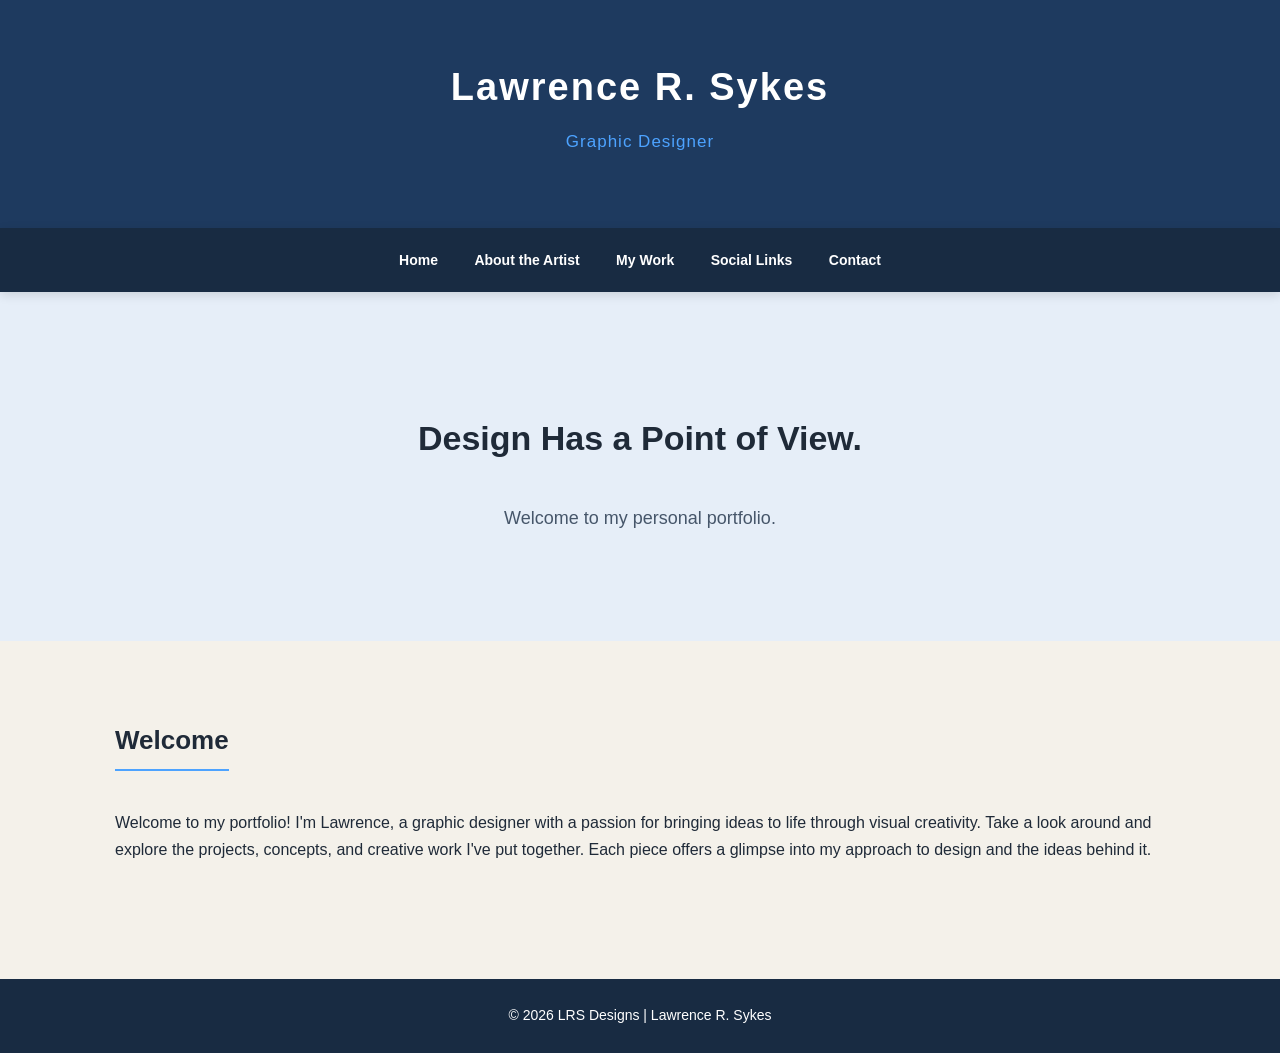
<file: index.html>
<!DOCTYPE html>
<html lang="en">
<head>
    <meta charset="UTF-8">
    <meta name="viewport" content="width=device-width, initial-scale=1.0">
    <title>LRS Designs | Lawrence R. Sykes</title>
    <link rel="stylesheet" href="styles.css">
</head>
<body>

<header>
    <h1>Lawrence R. Sykes</h1>
    <p>Graphic Designer</p>
</header>

<nav>
    <a href="index.html">Home</a>
    <a href="second_index.html">About the Artist</a>
    <a href="third_index.html">My Work</a>
    <a href="fourth_index.html">Social Links</a>
    <a href="fifth_index.html">Contact</a>
</nav>

<section class="hero">
    <h2>Design Has a Point of View.</h2>
    <p>Welcome to my personal portfolio.</p>
</section>

<section class="intro">
    <h2>Welcome</h2>
    <p>
        Welcome to my portfolio! I'm Lawrence, a graphic designer with a passion for bringing ideas to life through visual creativity. Take a look around and explore the projects, concepts, and creative work I've put together. Each piece offers a glimpse into my approach to design and the ideas behind it.
    </p>
</section>

<footer>
    <p>© 2026 LRS Designs | Lawrence R. Sykes</p>
</footer>

</body>
</html>
</file>
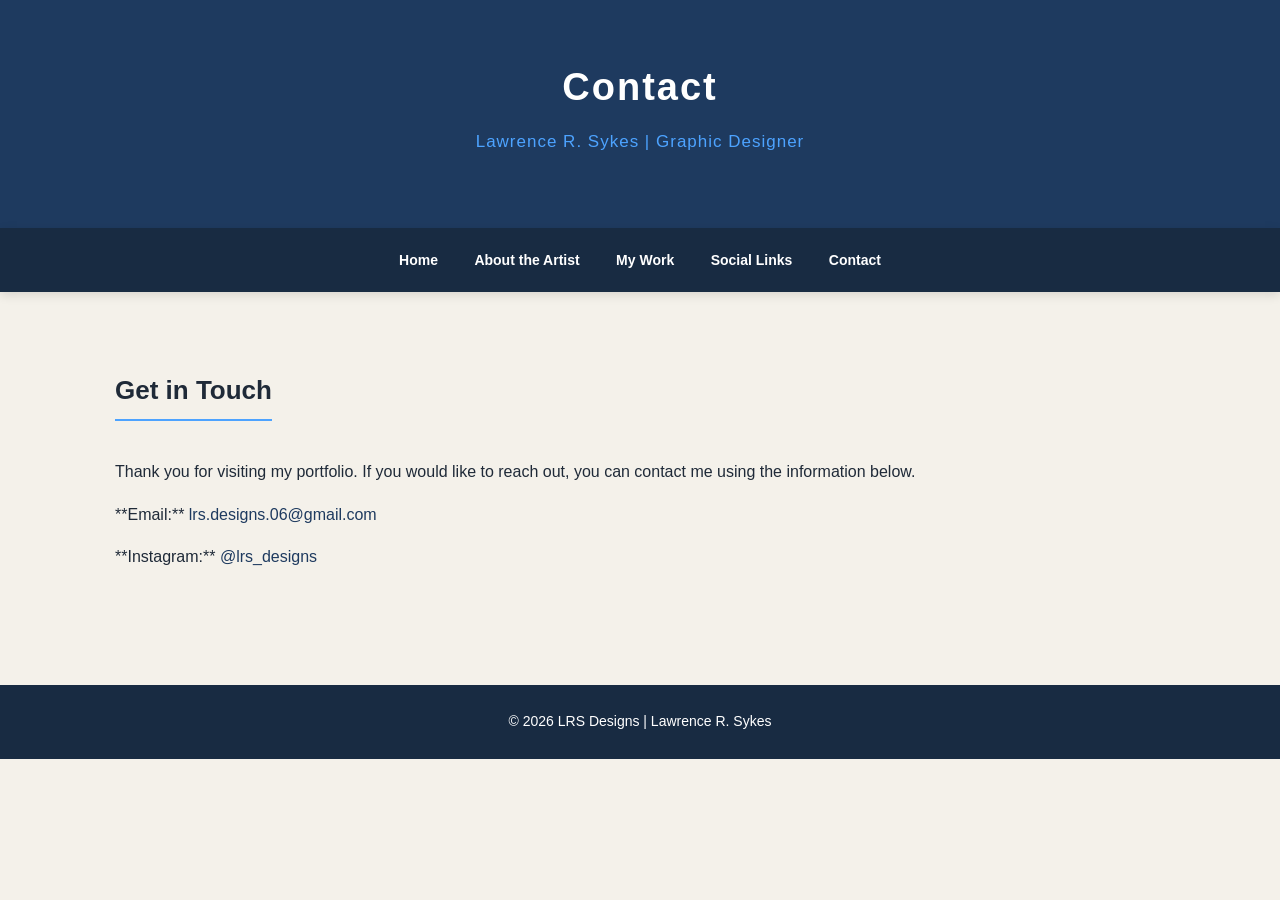
<file: fifth_index.html>
<!DOCTYPE html>
<html lang="en">
<head>
    <meta charset="UTF-8">
    <meta name="viewport" content="width=device-width, initial-scale=1.0">
    <title>Contact | LRS Designs</title>
    <link rel="stylesheet" href="styles.css">
</head>
<body>

<header>
    <h1>Contact</h1>
    <p>Lawrence R. Sykes | Graphic Designer</p>
</header>

<nav>
    <a href="index.html">Home</a>
    <a href="second_index.html">About the Artist</a>
    <a href="third_index.html">My Work</a>
    <a href="fourth_index.html">Social Links</a>
    <a href="fifth_index.html">Contact</a>
</nav>

<section class="contact">
    <h2>Get in Touch</h2>

    <p>
        Thank you for visiting my portfolio.
        If you would like to reach out, you can contact me
        using the information below.
    </p>

    <p>
        **Email:**
        <a href="mailto:lrs.designs.06@gmail.com">
            lrs.designs.06@gmail.com
        </a>
    </p>

    <p>
        **Instagram:**
        <a href="https://www.instagram.com/lrs_designs/"
           target="_blank" rel="noopener noreferrer">
            @lrs_designs
        </a>
    </p>

</section>

<footer>
    <p>© 2026 LRS Designs | Lawrence R. Sykes</p>
</footer>

</body>
</html>
</file>
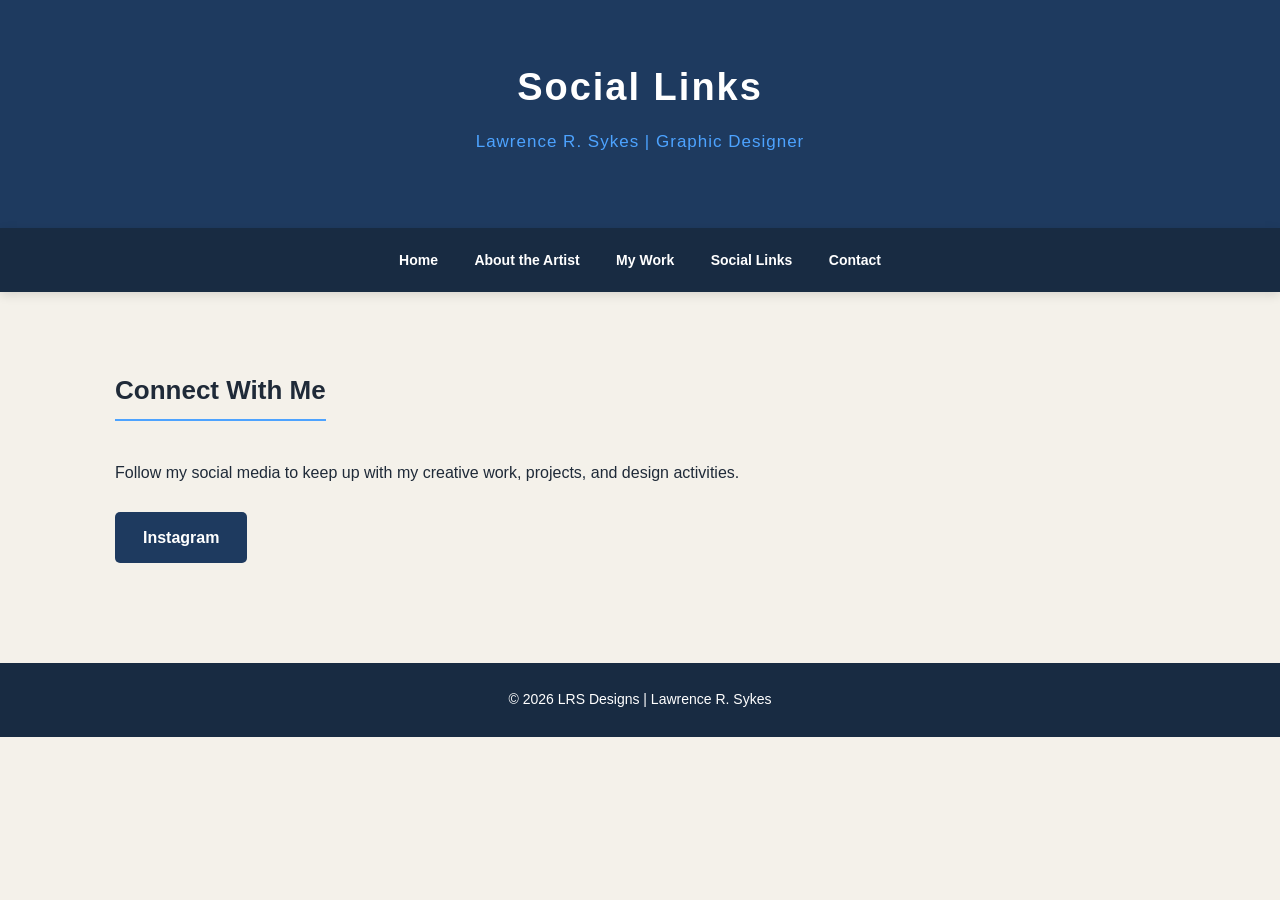
<file: fourth_index.html>
<!DOCTYPE html>
<html lang="en">
<head>
    <meta charset="UTF-8">
    <meta name="viewport" content="width=device-width, initial-scale=1.0">
    <title>Social Links | LRS Designs</title>
    <link rel="stylesheet" href="styles.css">
</head>
<body>

<header>
    <h1>Social Links</h1>
    <p>Lawrence R. Sykes | Graphic Designer</p>
</header>

<nav>
    <a href="index.html">Home</a>
    <a href="second_index.html">About the Artist</a>
    <a href="third_index.html">My Work</a>
    <a href="fourth_index.html">Social Links</a>
    <a href="fifth_index.html">Contact</a>
</nav>

<section class="social">
    <h2>Connect With Me</h2>

    <p>
        Follow my social media to keep up with my creative work,
        projects, and design activities.
    </p>

    <div class="social-links">

        <a href="https://www.instagram.com/lrs_designs/"
           target="_blank" rel="noopener noreferrer">
            Instagram
        </a>

    </div>
</section>

<footer>
    <p>© 2026 LRS Designs | Lawrence R. Sykes</p>
</footer>

</body>
</html>
</file>
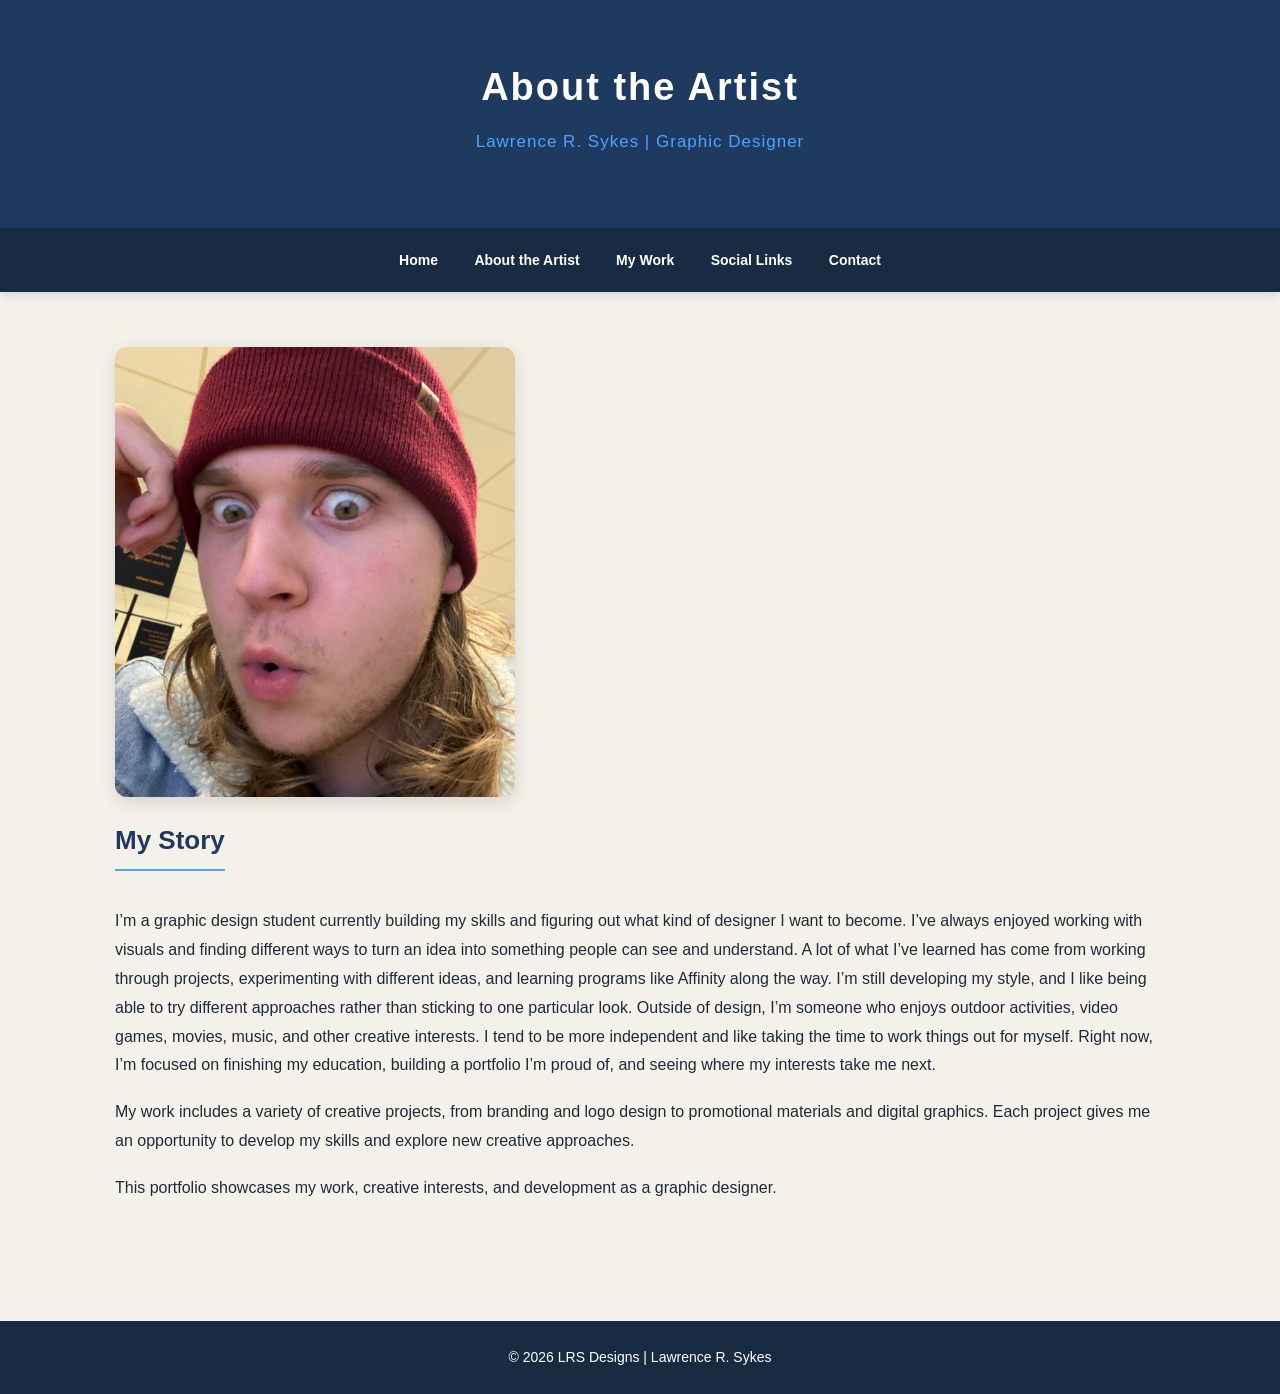
<file: second_index.html>
<!DOCTYPE html>
<html lang="en">
<head>
    <meta charset="UTF-8">
    <meta name="viewport" content="width=device-width, initial-scale=1.0">
    <title>About the Artist | LRS Designs</title>
    <link rel="stylesheet" href="styles.css">
</head>
<body>

<header>
    <h1>About the Artist</h1>
    <p>Lawrence R. Sykes | Graphic Designer</p>
</header>

<nav>
    <a href="index.html">Home</a>
    <a href="second_index.html">About the Artist</a>
    <a href="third_index.html">My Work</a>
    <a href="fourth_index.html">Social Links</a>
    <a href="fifth_index.html">Contact</a>
</nav>

<section class="about-container">

    <div class="about-image">
        <img src="images/loser_lsykes.jpg" alt="Photo of Lawrence R. Sykes">
    </div>

    <div class="about-text">
        <h2>My Story</h2>

        <p>
            I’m a graphic design student currently building my skills and figuring out what kind of designer I want to become. I’ve always enjoyed working with visuals and finding different ways to turn an idea into something people can see and understand.
A lot of what I’ve learned has come from working through projects, experimenting with different ideas, and learning programs like Affinity along the way. I’m still developing my style, and I like being able to try different approaches rather than sticking to one particular look.
Outside of design, I’m someone who enjoys outdoor activities, video games, movies, music, and other creative interests. I tend to be more independent and like taking the time to work things out for myself. Right now, I’m focused on finishing my education, building a portfolio I’m proud of, and seeing where my interests take me next.
        </p>

        <p>
            My work includes a variety of creative projects, from
            branding and logo design to promotional materials and
            digital graphics. Each project gives me an opportunity
            to develop my skills and explore new creative approaches.
        </p>

        <p>
            This portfolio showcases my work, creative interests,
            and development as a graphic designer.
        </p>
    </div>

</section>

<footer>
    <p>© 2026 LRS Designs | Lawrence R. Sykes</p>
</footer>

</body>
</html>
</file>
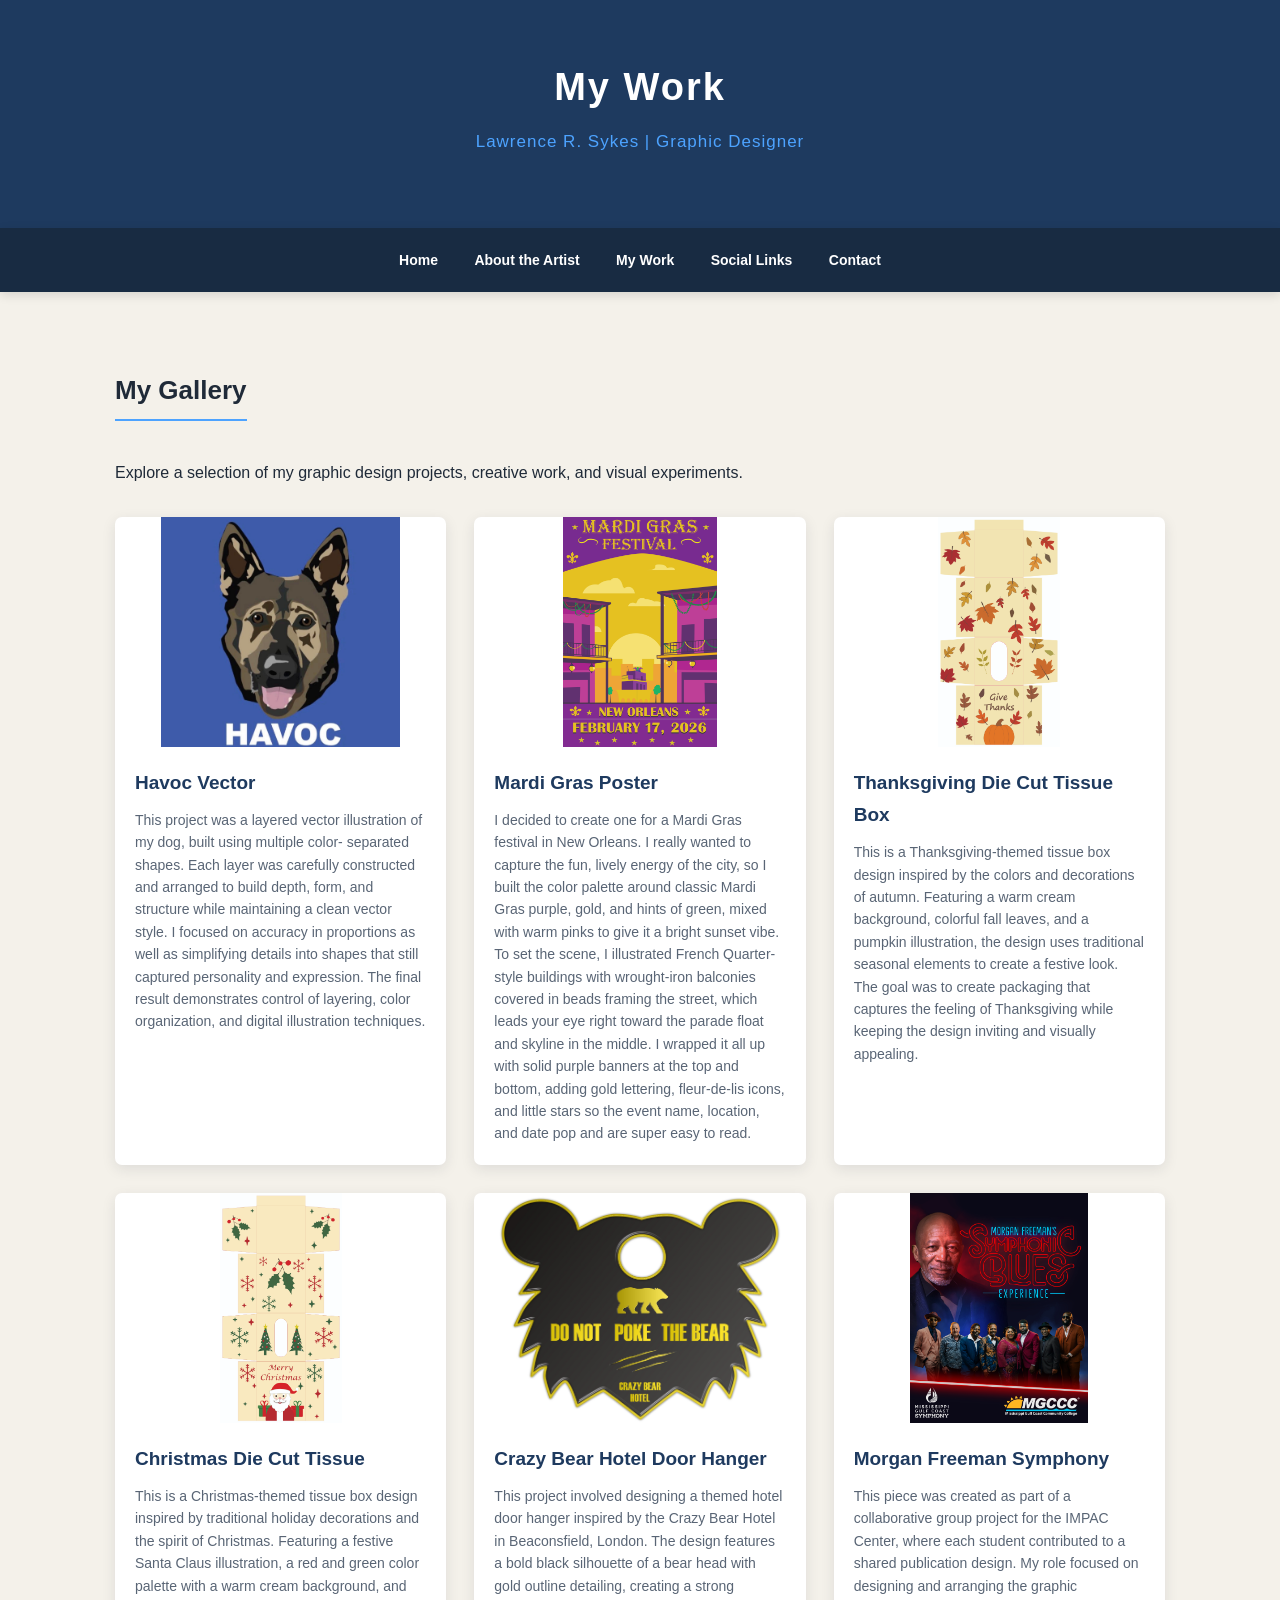
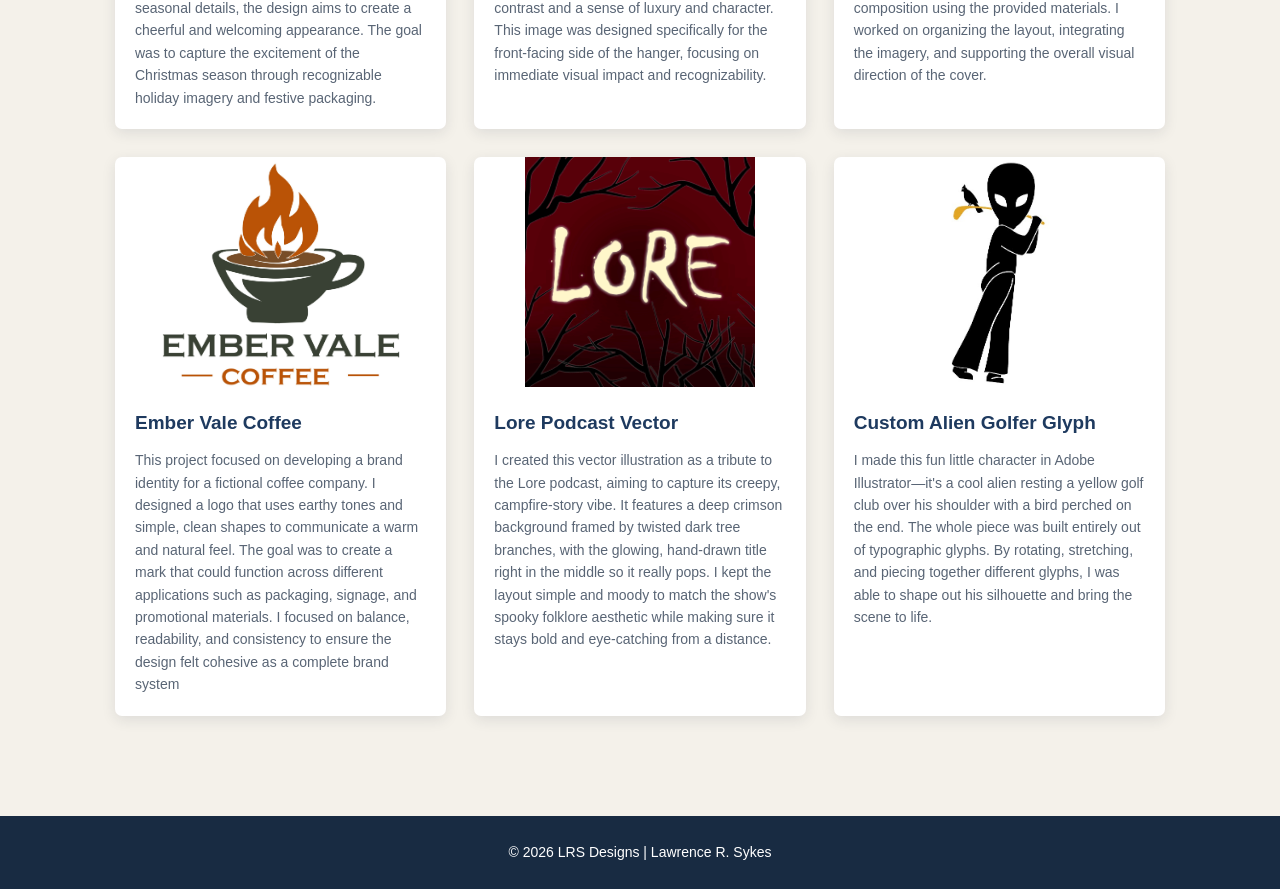
<file: third_index.html>
<!DOCTYPE html>
<html lang="en">
<head>
    <meta charset="UTF-8">
    <meta name="viewport" content="width=device-width, initial-scale=1.0">
    <title>My Work | LRS Designs</title>
    <link rel="stylesheet" href="styles.css">
</head>
<body>

<header>
    <h1>My Work</h1>
    <p>Lawrence R. Sykes | Graphic Designer</p>
</header>

<nav>
    <a href="index.html">Home</a>
    <a href="second_index.html">About the Artist</a>
    <a href="third_index.html">My Work</a>
    <a href="fourth_index.html">Social Links</a>
    <a href="fifth_index.html">Contact</a>
</nav>

<section class="work">
    <h2>My Gallery</h2>

    <p>
        Explore a selection of my graphic design projects,
        creative work, and visual experiments.
    </p>

    <div class="gallery">

        <div class="card">
            <img src="images/havoc_good_boy_lsykes.jpg" alt="Project 1">
            <div class="card-content">
                <h3>Havoc Vector</h3>
                <p>This project was a layered vector illustration of my dog, built using multiple color-
separated shapes. Each layer was carefully constructed and arranged to build
depth, form, and structure while maintaining a clean vector style. I focused on
accuracy in proportions as well as simplifying details into shapes that still
captured personality and expression. The final result demonstrates control of
layering, color organization, and digital illustration techniques.</p>
            </div>
        </div>

        <div class="card">
            <img src="images/madrigrasposter2_lsykes.jpg" alt="Project 2">
            <div class="card-content">
                <h3>Mardi Gras Poster</h3>
                <p>I decided to create one for a Mardi Gras festival in New Orleans. I really wanted to capture the fun, lively energy of the city, so I built the color palette around classic Mardi Gras purple, gold, and hints of green, mixed with warm pinks to give it a bright sunset vibe. To set the scene, I illustrated French Quarter-style buildings with wrought-iron balconies covered in beads framing the street, which leads your eye right toward the parade float and skyline in the middle. I wrapped it all up with solid purple banners at the top and bottom, adding gold lettering, fleur-de-lis icons, and little stars so the event name, location, and date pop and are super easy to read.</p>
            </div>
        </div>

        <div class="card">
            <img src="images/thanksgiving_tissue_box1_lsykes.jpg" alt="Project 3">
            <div class="card-content">
                <h3>Thanksgiving Die Cut Tissue Box</h3>
                <p>This is a Thanksgiving-themed tissue box design inspired by the colors and decorations of autumn. Featuring a warm cream background, colorful fall leaves, and a pumpkin illustration, the design uses traditional seasonal elements to create a festive look. The goal was to create packaging that captures the feeling of Thanksgiving while keeping the design inviting and visually appealing.
                </p>
            </div>
        </div>

        <div class="card">
            <img src="images/christmas_tissue_box1_lsykes.jpg" alt="Project 4">
            <div class="card-content">
                <h3>Christmas Die Cut Tissue</h3>
                <p>This is a Christmas-themed tissue box design inspired by traditional holiday decorations and the spirit of Christmas. Featuring a festive Santa Claus illustration, a red and green color palette with a warm cream background, and seasonal details, the design aims to create a cheerful and welcoming appearance. The goal was to capture the excitement of the Christmas season through recognizable holiday imagery and festive packaging.
</p>
            </div>
        </div>

        <div class="card">
            <img src="images/crazybearhotel_mockup_front_lsykes - Copy.jpg" alt="Project 5">
            <div class="card-content">
                <h3>Crazy Bear Hotel Door Hanger</h3>
                <p>This project involved designing a themed hotel door hanger inspired by the Crazy Bear Hotel in Beaconsfield, London. The design features a bold black silhouette of a bear head with gold outline detailing, creating a strong contrast and a sense of luxury and character. This image was designed specifically for the front-facing side of the hanger, focusing on immediate visual impact and recognizability.
</p>
            </div>
        </div>

        <div class="card">
            <img src="images/2026_bookcovermorganfreeman_redo_lsykes - Copy.jpg" alt="Project 6">
            <div class="card-content">
                <h3>Morgan Freeman Symphony</h3>
                <p>This piece was created as part of a collaborative group project for the IMPAC
Center, where each student contributed to a shared publication design. My role
focused on designing and arranging the graphic composition using the provided
materials. I worked on organizing the layout, integrating the imagery, and
supporting the overall visual direction of the cover.</p>
            </div>
        </div>

        <div class="card">
            <img src="images/lsykes_beansleaveslogosbrands_logo.jpg" alt="Project 7">
            <div class="card-content">
                <h3>Ember Vale Coffee</h3>
                <p>This project focused on developing a brand identity for a fictional
coffee company. I designed a logo that uses earthy tones and
simple, clean shapes to communicate a warm and natural feel.
The goal was to create a mark that could function across different
applications such as packaging, signage, and promotional
materials. I focused on balance, readability, and consistency to
ensure the design felt cohesive as a complete brand system</p>
            </div>
        </div>

        <div class="card">
            <img src="images/podcast_preliminary3_lore_lsykes.jpg" alt="Project 8">
            <div class="card-content">
                <h3>Lore Podcast Vector</h3>
                <p>I created this vector illustration as a tribute to the Lore podcast, aiming to capture its creepy, campfire-story vibe. It features a deep crimson background framed by twisted dark tree branches, with the glowing, hand-drawn title right in the middle so it really pops. I kept the layout simple and moody to match the show's spooky folklore aesthetic while making sure it stays bold and eye-catching from a distance.
</p>
            </div>
        </div>

        <div class="card">
            <img src="images/alien_dude_lsykes.jpg" alt="Project 9">
            <div class="card-content">
                <h3>Custom Alien Golfer Glyph</h3>
                <p>I made this fun little character in Adobe Illustrator—it's a cool alien resting a yellow golf club over his shoulder with a bird perched on the end. The whole piece was built entirely out of typographic glyphs. By rotating, stretching, and piecing together different glyphs, I was able to shape out his silhouette and bring the scene to life.
</p>
            </div>
        </div>

    </div>
</section>

<footer>
    <p>© 2026 LRS Designs | Lawrence R. Sykes</p>
</footer>

</body>
</html>
</file>
<file: styles.css>
* {
    box-sizing: border-box;
}

html {
    scroll-behavior: smooth;
}

body {
    margin: 0;
    font-family: Arial, Helvetica, sans-serif;
    background-color: #f4f1ea;
    color: #1f2a38;
    line-height: 1.7;
}

header {
    text-align: center;
    padding: 55px 20px;
    background-color: #1e3a5f;
    color: white;
}

header h1 {
    margin: 0;
    font-size: 38px;
    letter-spacing: 2px;
}

header p {
    margin-top: 8px;
    color: #4da3ff;
    font-size: 17px;
    letter-spacing: 1px;
}

nav {
    background-color: #182b42;
    padding: 18px 10px;
    text-align: center;
    position: sticky;
    top: 0;
    z-index: 100;
    box-shadow: 0 3px 10px rgba(0, 0, 0, 0.12);
}

nav a {
    color: white;
    text-decoration: none;
    margin: 0 16px;
    font-size: 14px;
    font-weight: bold;
    transition: color 0.3s;
}

nav a:hover {
    color: #4da3ff;
}

section {
    padding: 55px 25px;
    max-width: 1100px;
    margin: auto;
}

section h2 {
    display: inline-block;
    border-bottom: 2px solid #4da3ff;
    padding-bottom: 7px;
    margin-bottom: 22px;
    font-size: 26px;
}

.hero {
    text-align: center;
    padding: 90px 20px;
    background-color: #e6eef8;
    max-width: none;
}

.hero h2 {
    border: none;
    font-size: 34px;
    margin-bottom: 10px;
}

.hero p {
    font-size: 18px;
    color: #46566a;
}

.about p {
    margin-bottom: 20px;
    font-size: 16px;
}

ABOUT PAGE

.about-container {
    max-width: 1100px;
    margin: 60px auto;
    padding: 30px;
    display: flex;
    align-items: center;
    gap: 50px;
}

.about-image {
    flex: 1;
}

.about-image img {
    width: 100%;
    max-width: 400px;
    height: 450px;
    object-fit: cover;
    border-radius: 12px;
    box-shadow: 0 5px 18px rgba(0, 0, 0, 0.12);
    display: block;
}

.about-text {
    flex: 1.3;
}

.about-text h2 {
    color: #1e3a5f;
    margin-bottom: 20px;
}

.about-text p {
    line-height: 1.8;
    margin-bottom: 18px;
}

.gallery {
    display: grid;
    grid-template-columns: repeat(3, 1fr);
    gap: 28px;
    margin-top: 30px;
}

.card {
    background-color: white;
    color: #1f2a38;
    overflow: hidden;
    border-radius: 7px;
    box-shadow: 0 4px 14px rgba(31, 42, 56, 0.10);
    transition: transform 0.3s, box-shadow 0.3s;
}

.card:hover {
    transform: translateY(-5px);
    box-shadow: 0 8px 22px rgba(31, 42, 56, 0.16);
}

.card img {
    width: 100%;
    height: 230px;
    object-fit: contain;
    display: block;
}

.card-content {
    padding: 20px;
}

.card h3 {
    margin: 0 0 10px;
    font-size: 19px;
    color: #1e3a5f;
}

.card p {
    margin: 0;
    font-size: 14px;
    color: #596575;
    line-height: 1.6;
}

.social-links {
    margin-top: 25px;
}

.social-links a {
    display: inline-block;
    background-color: #1e3a5f;
    color: white;
    text-decoration: none;
    padding: 12px 28px;
    border-radius: 5px;
    font-weight: bold;
    transition: background-color 0.3s;
}

.social-links a:hover {
    background-color: #4da3ff;
}

.contact p {
    margin: 15px 0;
}

.contact a {
    color: #1e3a5f;
    text-decoration: none;
}

.contact a:hover {
    color: #4da3ff;
    text-decoration: underline;
}

footer {
    text-align: center;
    padding: 25px;
    background-color: #182b42;
    color: white;
    margin-top: 45px;
}

footer p {
    margin: 0;
    font-size: 14px;
}

TABLET RESPONSIVENESS

@media (max-width: 850px) {
    .gallery {
        grid-template-columns: repeat(2, 1fr);
    }
}

MOBILE RESPONSIVENESS

@media (max-width: 700px) {
    .about-container {
        flex-direction: column;
        text-align: center;
    }

    .about-image img {
        height: 350px;
        margin: auto;
    }
}

@media (max-width: 600px) {
    header h1 {
        font-size: 29px;
    }

    nav a {
        display: inline-block;
        margin: 7px 9px;
    }

    .gallery {
        grid-template-columns: 1fr;
    }

    .hero {
        padding: 65px 20px;
    }

    .hero h2 {
        font-size: 26px;
    }

    section {
        padding: 35px 20px;
    }
}
</file>
